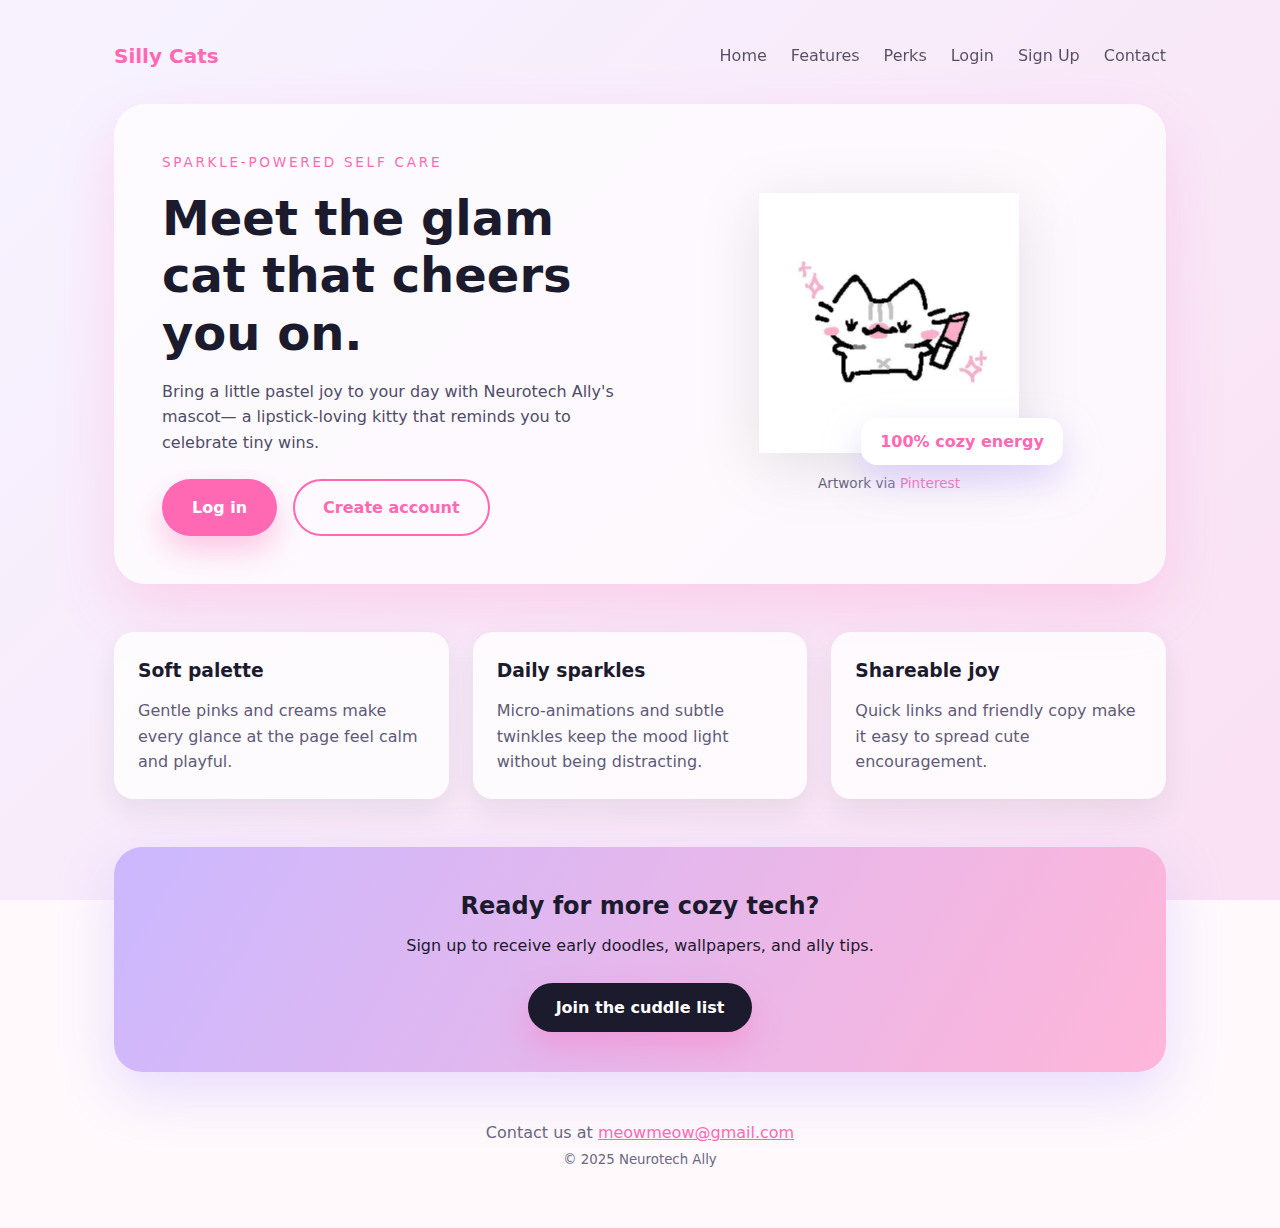
<file: index.html>
<!DOCTYPE html>
<html lang="en">
<head>
	<meta charset="UTF-8">
	<meta name="viewport" content="width=device-width, initial-scale=1.0">
	<title>Neurotech Ally</title>
	<link rel="stylesheet" href="style.css">
</head>
<body class="gif-body">
	<div class="page-shell">
		<nav class="top-nav">
			<div class="brand">Silly Cats</div>
			<ul>
				<li><a href="#home">Home</a></li>
				<li><a href="#features">Features</a></li>
				<li><a href="perks.html">Perks</a></li>
				<li><a href="login.html">Login</a></li>
				<li><a href="signup.html">Sign Up</a></li>
				<li><a href="#contact">Contact</a></li>
			</ul>
		</nav>

		<header id="home" class="hero">
			<div class="hero-text">
				<p class="eyebrow">Sparkle-powered self care</p>
				<h1>Meet the glam cat that cheers you on.</h1>
				<p>
					Bring a little pastel joy to your day with Neurotech Ally's mascot—
					a lipstick-loving kitty that reminds you to celebrate tiny wins.
				</p>
				<div class="hero-actions">
					<a class="btn primary" href="login.html">Log in</a>
					<a class="btn ghost" href="signup.html">Create account</a>
				</div>
			</div>
			<div class="hero-visual" aria-hidden="true">
				<img src="cat.jpg" alt="Cute doodle cat showing lipstick" loading="lazy">
				<div class="sparkle-card">
					<p>100% cozy energy</p>
				</div>
				<p class="hero-credit">Artwork via <a href="https://in.pinterest.com/pin/91057223712862865/" target="_blank" rel="noreferrer">Pinterest</a></p>
			</div>
		</header>

		<section id="features" class="features">
			<article>
				<h3>Soft palette</h3>
				<p>Gentle pinks and creams make every glance at the page feel calm and playful.</p>
			</article>
			<article>
				<h3>Daily sparkles</h3>
				<p>Micro-animations and subtle twinkles keep the mood light without being distracting.</p>
			</article>
			<article>
				<h3>Shareable joy</h3>
				<p>Quick links and friendly copy make it easy to spread cute encouragement.</p>
			</article>
		</section>

		<section id="download" class="cta">
			<h2>Ready for more cozy tech?</h2>
			<p>Sign up to receive early doodles, wallpapers, and ally tips.</p>
			<a class="btn primary" href="signup.html">Join the cuddle list</a>
		</section>

		<footer id="contact">
			<p>Contact us at <a href="mailto:meowmeow@gmail.com">meowmeow@gmail.com</a></p>
			<small>&copy; 2025 Neurotech Ally</small>
		</footer>
	</div>
</body>
</html>
</file>
<file: style.css>
:root {
	--pink: #ffb6d9;
	--hot-pink: #ff69b4;
	--lavender: #cbb8ff;
	--ink: #1c1b2e;
	--cream: #fff9fc;
}

* {
	box-sizing: border-box;
	margin: 0;
	padding: 0;
}

body {
	font-family: "Segoe UI", system-ui, -apple-system, BlinkMacSystemFont, sans-serif;
	min-height: 100vh;
	background: linear-gradient(135deg, var(--cream), #fce6ff 35%, #f6f1ff 70%);
	color: var(--ink);
	line-height: 1.6;
}

body.auth-body {
	background: radial-gradient(circle at top, #fff2fb, #f6f1ff 55%, #f0f5ff);
}

.gif-body {
	background-color: var(--cream);
	background-image: linear-gradient(135deg, rgba(255, 249, 252, 0.92), rgba(246, 241, 255, 0.9) 40%, rgba(255, 182, 217, 0.8)),
		url("https://i.pinimg.com/originals/17/d5/40/17d54085c8cb6b3f2f0da5bd6ce6a451.gif");
	background-size: 400% 400%, cover;
	background-attachment: fixed;
	background-position: center;
}

.page-shell {
	max-width: 1100px;
	margin: 0 auto;
	padding: 2.5rem 1.5rem 3.5rem;
}

.auth-shell {
	max-width: 960px;
	margin: 0 auto;
	padding: 2rem 1.25rem 3rem;
}

.top-nav {
	display: flex;
	justify-content: space-between;
	align-items: center;
	margin-bottom: 2rem;
}

.top-nav .brand {
	font-weight: 700;
	font-size: 1.25rem;
	color: var(--hot-pink);
}

.top-nav ul {
	display: flex;
	gap: 1.5rem;
	list-style: none;
}

.top-nav a {
	text-decoration: none;
	color: var(--ink);
	font-weight: 500;
	opacity: 0.75;
}

.top-nav a:hover {
	opacity: 1;
}

.hero {
	display: grid;
	grid-template-columns: repeat(auto-fit, minmax(280px, 1fr));
	gap: 2.5rem;
	align-items: center;
	padding: 3rem;
	border-radius: 32px;
	background: rgba(255, 255, 255, 0.7);
	box-shadow: 0 25px 60px rgba(255, 105, 180, 0.2);
}

.auth-card {
	display: grid;
	grid-template-columns: repeat(auto-fit, minmax(280px, 1fr));
	gap: 2.5rem;
	margin-top: 1rem;
	padding: 2.5rem;
	border-radius: 32px;
	background: rgba(255, 255, 255, 0.75);
	box-shadow: 0 25px 60px rgba(28, 27, 46, 0.15);
}

.auth-copy h1 {
	font-size: clamp(1.85rem, 4vw, 2.6rem);
	margin-bottom: 1rem;
}

.auth-copy p {
	color: #4f4c68;
}

.auth-form {
	display: flex;
	flex-direction: column;
	gap: 1rem;
	margin: 1.5rem 0 1rem;
}

.form-group {
	display: flex;
	flex-direction: column;
	gap: 0.35rem;
}

.form-group label {
	font-size: 0.95rem;
	font-weight: 600;
	color: var(--ink);
}

.form-group input {
	padding: 0.85rem 1rem;
	border-radius: 14px;
	border: 2px solid rgba(203, 184, 255, 0.6);
	background: white;
	font-size: 1rem;
}

.form-group input:focus {
	outline: none;
	border-color: var(--hot-pink);
	box-shadow: 0 0 0 3px rgba(255, 105, 180, 0.15);
}

.form-row {
	display: flex;
	justify-content: space-between;
	align-items: center;
	gap: 1rem;
}

.checkbox {
	display: inline-flex;
	align-items: center;
	gap: 0.4rem;
	font-size: 0.9rem;
	color: #4f4c68;
}

.helper-link {
	font-size: 0.9rem;
	color: var(--hot-pink);
}

.btn.full {
	width: 100%;
}

.auth-switch {
	font-size: 0.95rem;
}

.auth-switch a {
	color: var(--hot-pink);
	font-weight: 600;
}

.auth-side {
	position: relative;
	text-align: center;
}

.auth-side img {
	max-width: 320px;
	width: 100%;
	filter: drop-shadow(0 18px 35px rgba(0, 0, 0, 0.15));
}

.auth-credit {
	margin-top: 0.85rem;
	font-size: 0.8rem;
	color: #6a6683;
}

.auth-credit a {
	color: var(--hot-pink);
}

.hero-text .eyebrow {
	font-size: 0.85rem;
	letter-spacing: 0.2em;
	text-transform: uppercase;
	color: var(--hot-pink);
	margin-bottom: 1rem;
}

.hero-text h1 {
	font-size: clamp(2rem, 4vw, 3rem);
	margin-bottom: 1rem;
	line-height: 1.2;
}

.hero-text p {
	margin-bottom: 1.5rem;
	color: #4f4c68;
}

.perk-list {
	list-style: none;
	padding: 0;
	margin: 0 0 1.5rem;
}

.perk-list li {
	margin-bottom: 0.5rem;
	padding-left: 1.25rem;
	position: relative;
}

.perk-list li::before {
	content: "✨";
	position: absolute;
	left: 0;
}

.hero-actions {
	display: flex;
	flex-wrap: wrap;
	gap: 1rem;
}

.btn {
	display: inline-flex;
	align-items: center;
	justify-content: center;
	padding: 0.85rem 1.75rem;
	border-radius: 999px;
	border: 2px solid transparent;
	font-weight: 600;
	cursor: pointer;
	transition: transform 150ms ease, box-shadow 150ms ease;
	text-decoration: none;
}

.btn.primary {
	background: var(--hot-pink);
	color: white;
	box-shadow: 0 15px 30px rgba(255, 105, 180, 0.35);
}

.btn.ghost {
	background: transparent;
	border-color: var(--hot-pink);
	color: var(--hot-pink);
}

.btn:hover {
	transform: translateY(-2px);
}

.hero-visual {
	position: relative;
	text-align: center;
}


.hero-visual img {
	max-width: 260px;
	width: 100%;
	filter: drop-shadow(0 12px 30px rgba(0, 0, 0, 0.1));
}

.hero-credit {
	margin-top: 0.75rem;
	font-size: 0.85rem;
	color: #6a6683;
}

.hero-credit a {
	color: var(--hot-pink);
	text-decoration: none;
}

.sparkle-card {
	position: absolute;
	right: 12%;
	bottom: 10%;
	padding: 0.65rem 1.2rem;
	background: white;
	border-radius: 16px;
	box-shadow: 0 15px 35px rgba(203, 184, 255, 0.55);
	font-weight: 600;
	color: var(--hot-pink);
	animation: float 4s ease-in-out infinite;
}

@keyframes float {
	0% { transform: translateY(0); }
	50% { transform: translateY(-8px); }
	100% { transform: translateY(0); }
}

.features {
	display: grid;
	grid-template-columns: repeat(auto-fit, minmax(220px, 1fr));
	gap: 1.5rem;
	margin: 3rem 0;
}

.features article {
	padding: 1.5rem;
	border-radius: 20px;
	background: rgba(255, 255, 255, 0.8);
	box-shadow: 0 12px 30px rgba(31, 34, 53, 0.08);
}

.features h3 {
	margin-bottom: 0.75rem;
	color: var(--ink);
}

.features p {
	color: #5f5a78;
}

.perk-article {
	margin: 3rem 0;
	padding: 2.5rem;
	border-radius: 32px;
	background: rgba(255, 255, 255, 0.8);
	box-shadow: 0 20px 50px rgba(28, 27, 46, 0.12);
}

.perk-article .article-header {
	text-align: center;
	max-width: 720px;
	margin: 0 auto 2rem;
}

.article-bubbles {
	display: grid;
	grid-template-columns: repeat(auto-fit, minmax(200px, 1fr));
	gap: 1.25rem;
}

.article-bubbles article {
	padding: 1.25rem;
	border-radius: 20px;
	background: linear-gradient(135deg, rgba(255, 182, 217, 0.25), rgba(203, 184, 255, 0.25));
	border: 1px solid rgba(255, 255, 255, 0.4);
	box-shadow: 0 12px 25px rgba(0, 0, 0, 0.08);
	transition: transform 200ms ease, box-shadow 200ms ease;
}

.article-bubbles article:hover {
	transform: translateY(-6px) scale(1.01);
	box-shadow: 0 18px 45px rgba(0, 0, 0, 0.12);
}

.perks-gallery {
	display: grid;
	grid-template-columns: repeat(auto-fit, minmax(240px, 1fr));
	gap: 1.75rem;
	margin: 3rem 0 1rem;
}

.perk-card {
	background: rgba(255, 255, 255, 0.85);
	border-radius: 24px;
	box-shadow: 0 18px 45px rgba(28, 27, 46, 0.12);
	overflow: hidden;
	display: flex;
	flex-direction: column;
}

.perk-image-wrap {
	position: relative;
	height: 220px;
	overflow: hidden;
}

.perk-image-wrap img {
	width: 100%;
	height: 100%;
	object-fit: cover;
	display: block;
}

.perk-image-wrap::after {
	content: "";
	position: absolute;
	inset: 0;
	background: linear-gradient(180deg, transparent, rgba(28, 27, 46, 0.25));
	z-index: 1;
	pointer-events: none;
}

.floating-emoji {
	position: absolute;
	right: 1rem;
	top: 1rem;
	font-size: 1.5rem;
	animation: sparkle 3.5s ease-in-out infinite;
	z-index: 2;
}

.wiggle {
	animation: floaty 6s ease-in-out infinite;
}

.perk-card-body {
	padding: 1.5rem;
}

.perk-card-body .eyebrow {
	margin-bottom: 0.5rem;
}

.perk-card-body h3 {
	margin-bottom: 0.5rem;
}

.perk-card-body a {
	color: var(--hot-pink);
	font-weight: 600;
}

.perk-detail {
	color: #6a6683;
	font-size: 0.95rem;
	margin-bottom: 0.75rem;
}

.btn.mini {
	padding: 0.55rem 1.25rem;
	font-size: 0.9rem;
}

@keyframes floaty {
	0% { transform: translateY(0); }
	50% { transform: translateY(-8px); }
	100% { transform: translateY(0); }
}

@keyframes sparkle {
	0% { opacity: 0.4; transform: scale(0.9) rotate(0deg); }
	50% { opacity: 1; transform: scale(1.15) rotate(10deg); }
	100% { opacity: 0.4; transform: scale(0.9) rotate(0deg); }
}

.cta {
	text-align: center;
	padding: 2.5rem;
	border-radius: 28px;
	background: linear-gradient(120deg, var(--lavender), var(--pink));
	color: var(--ink);
	margin-bottom: 3rem;
	box-shadow: 0 20px 55px rgba(203, 184, 255, 0.45);
}

.cta h2 {
	margin-bottom: 0.5rem;
}

.cta .btn {
	margin-top: 1.5rem;
	background: var(--ink);
	color: white;
	border: none;
	padding: 0.75rem 1.75rem;
	border-radius: 999px;
	font-size: 1rem;
	font-weight: 600;
	cursor: pointer;
	transition: opacity 150ms ease;
}

.cta .btn:hover {
	opacity: 0.85;
}

footer {
	text-align: center;
	color: #6a6683;
}

footer a {
	color: var(--hot-pink);
}

@media (max-width: 640px) {
	.top-nav {
		flex-direction: column;
		gap: 1rem;
	}

	.top-nav ul {
		gap: 0.75rem;
	}

	.hero {
		padding: 2rem;
	}

	.hero-actions {
		flex-direction: column;
		align-items: stretch;
	}

	.auth-card {
		padding: 2rem;
	}
}
</file>
